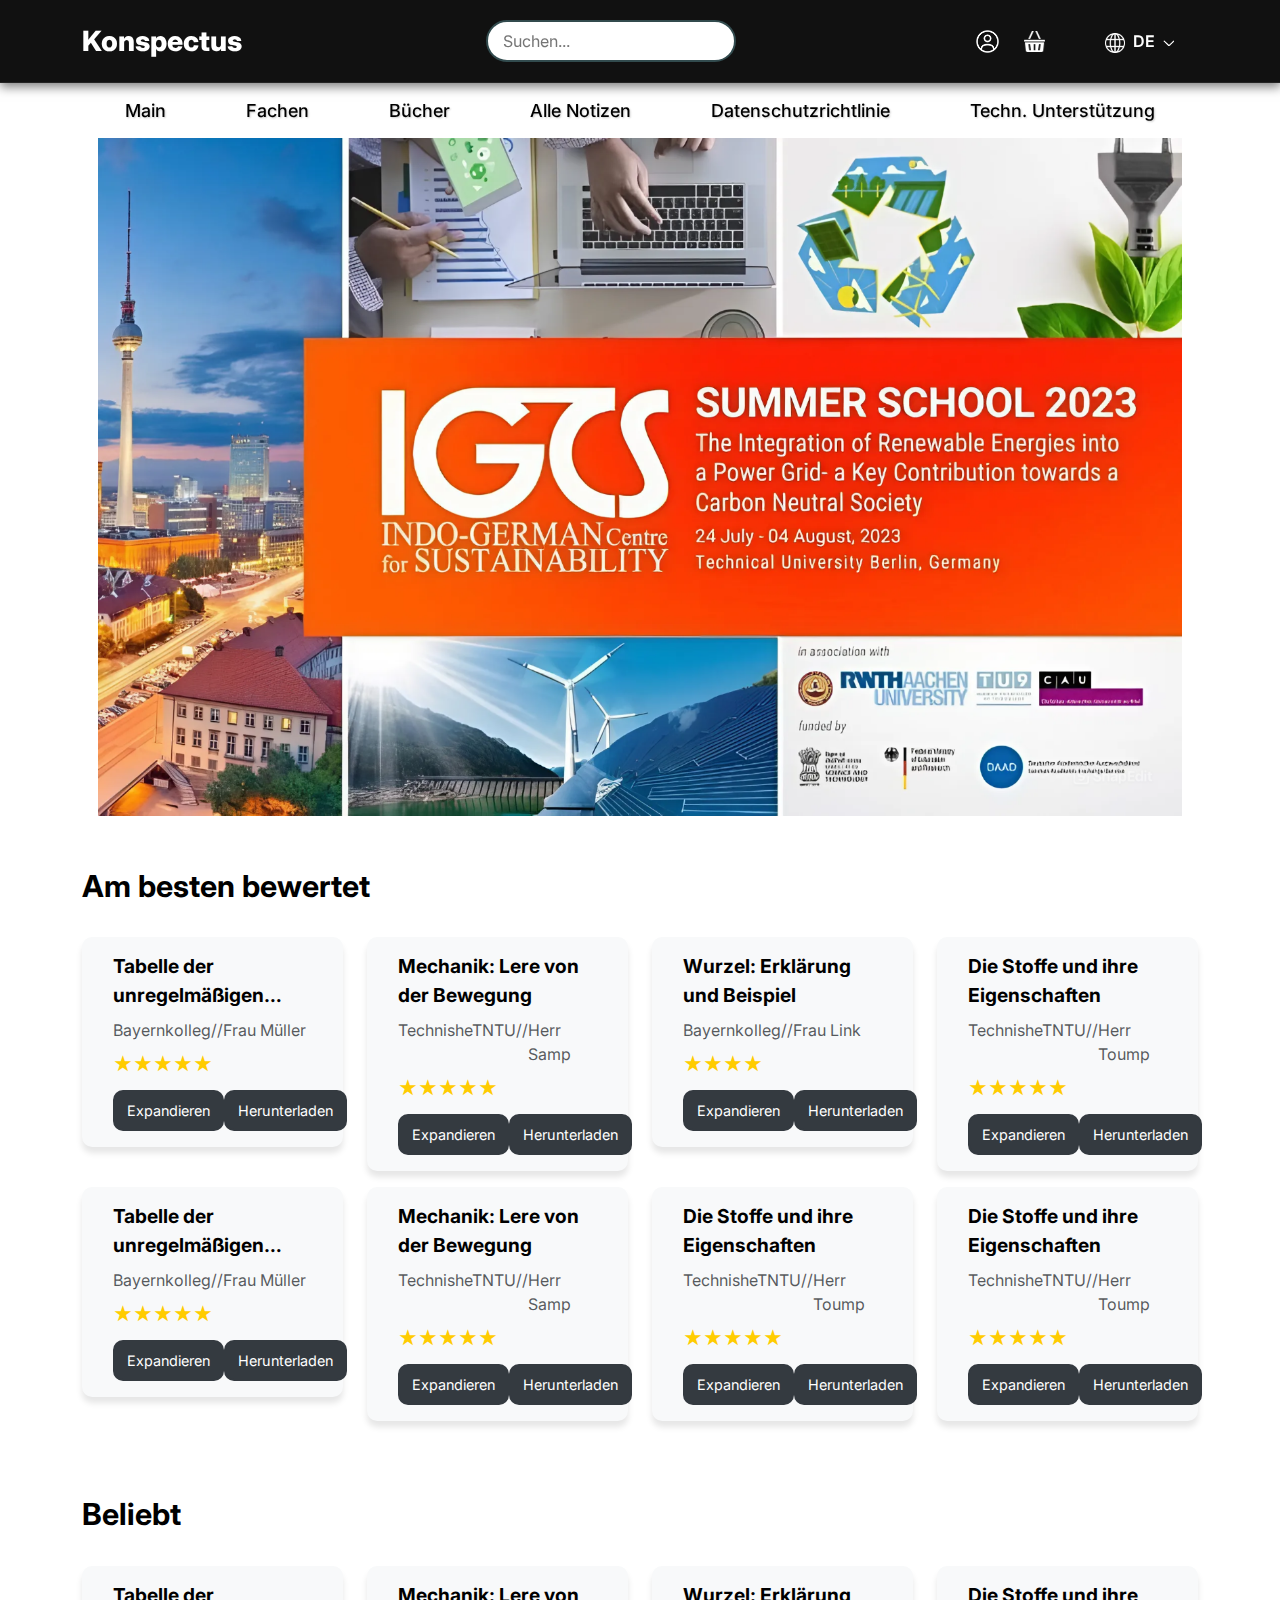
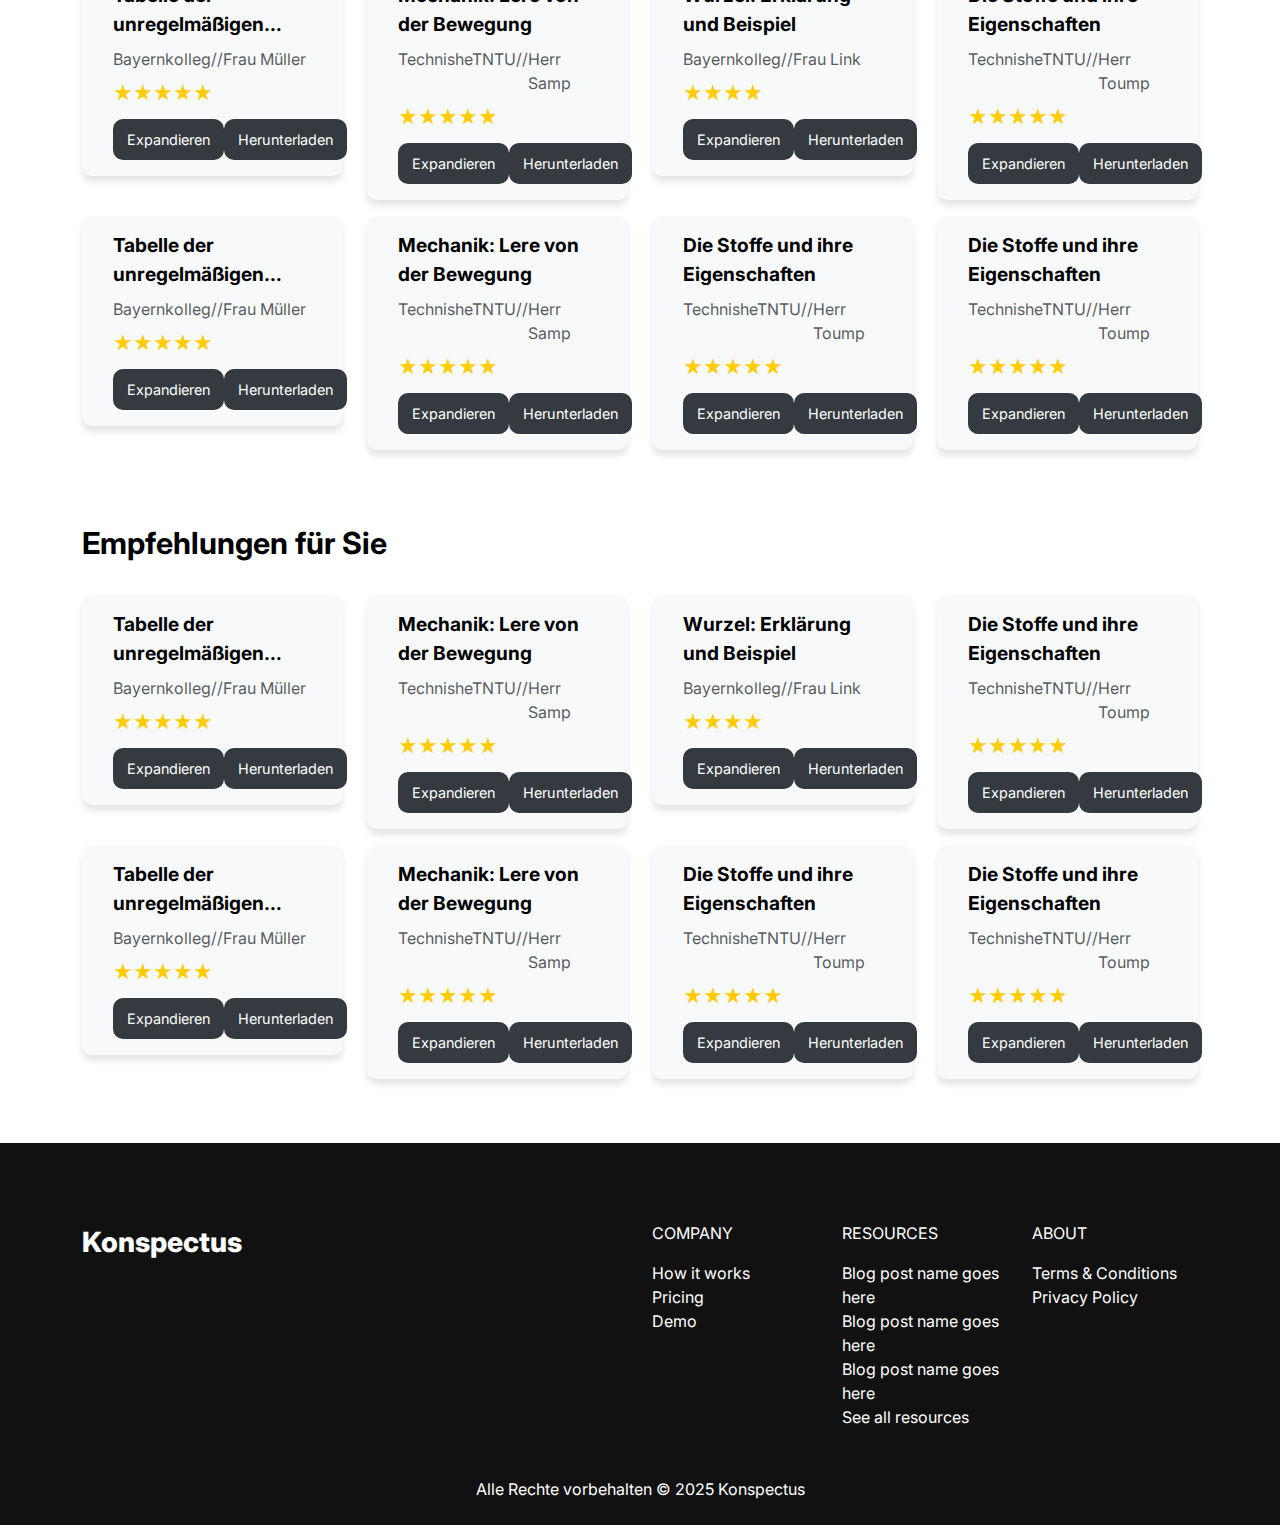
<file: index.html>
<!DOCTYPE html>
<html lang="en">
<head>
    <meta charset="UTF-8">
    <meta name="viewport" content="width=device-width, initial-scale=1.0">
    <link rel="stylesheet" href=style.css>

    <link href="https://cdn.jsdelivr.net/npm/bootstrap@5.3.3/dist/css/bootstrap.min.css" rel="stylesheet" integrity="sha384-QWTKZyjpPEjISv5WaRU9OFeRpok6YctnYmDr5pNlyT2bRjXh0JMhjY6hW+ALEwIH" crossorigin="anonymous">
    <link href="https://fonts.googleapis.com/css2?family=Inter:wght@100..900&display=swap" rel="stylesheet">

    <link rel="stylesheet" href=style.css>

    <title>Konspectus</title>
</head>
<body>
    <div class="wrapper">

        <header class="sticky-top">

            <div class="container">
                <div class="row align-items-center">
                    <div class="col-auto">
                        <a >
                            <div class="header-name headerScale">Konspectus</div>
                        </a>
                    </div>

                    <div class="col">
                        <form action="/search" method="get" class="search align-items-center">
                            <input type="text" name="query" class="inputSuche" placeholder="Suchen...">
                            <div class="px-1">
                            </div>
                        </form>
                    </div>

                    <div class="col-auto userInter">

                        <div class="row justify-content-end userInter">
                            <div class="col-auto user me-4">
                                <a href=user>
                                    <img class="headerScale " src="/header/user-circle-svgrepo-com.png" width="25" height="25">
                                </a>
                            </div>
    
                            
                            <div class="col-auto basket">
                                <a th:href="@{/basket}">
                                    <img class="headerScale" src="/header/basket-svgrepo-com.png" width="21" height="21">
                                </a>
                            </div>
                        </div>

                    </div>

                    <div class="col-auto language">
                        <div class="row language">
                            <div class="col-auto header-language me-2"><img src="/header/global.png" width="20" height="20"></div>
                            <div class="col-auto me-2" href="@">DE</div>
                            <div class="col-auto vector" href="@"><img src="/header/Vector.png" wigth="10" height="6"></div>
                        </div>
                    </div>

                    <div class="col-auto">
                        <div class="dropMenu ">
                            <div class="burger"></div>

                            <div class="mittel">
                                <div><a th:href="@{/laptop}" class="header-menu-butter" style="padding-top: 50px;" >Main</a></div>
                                <div><a th:href="@{/periphery}" class="header-menu-butter">Fachen</a></div>
                                <div><a th:href="@{/accessories}" class="header-menu-butter">Bücher</a></div>
                                <div><a th:href="@{/allProduct}" class="header-menu-butter" >Alle Notizen</a></div>
                                <div><a th:href="@{/policy}" class="header-menu-butter" >Datenschutzrichtlinie</a></div>
                                <div><a th:href="@{/contact}" class="header-menu-butter" >Techn. Unterstützung</a></div>

                            </div>
                        </div>
                    </div>
                </div>

            </div>
        </header>

        
        <main>

            <div class="container">
                <div class="row topp justify-content-center ">

                    <div class="col-12 secondHeader backdropBlur">
                        <a th:href="@{/laptop}">
                            <div class="secondHeaderIteam">Main</div>
                        </a>
                        <a th:href="@{/periphery}">
                            <div class="secondHeaderIteam">Fachen</div>
                        </a>
                        <a th:href="@{/accessories}">
                            <div class="secondHeaderIteam">Bücher</div>
                        </a>
                        <a th:href="@{/action}">
                            <div class="secondHeaderIteam">Alle Notizen</div>
                        </a>
                        <a th:href="@{/allProduct}">
                            <div class="secondHeaderIteam">Datenschutzrichtlinie</div>
                        </a>
                        <a th:href="@{/policy}">
                            <div class="secondHeaderIteam" >Techn. Unterstützung</div>
                        </a>
                    </div>

                </div>

                <div class="row action">

                    <div class="col-12 mb-5">
                        <img src="header\snapedit_1742536621265.jpeg" alt="" class="img-fluid px-3">
                    </div>

                    <div class="col-12 mb-3 title titleM">
                        Am besten bewertet
                    </div>

                    <div class="col-lg-3 col-sm-6 mb-3">
                        <div class="box pb-3 d-flex flex-column justify-content-between" data-summary-id="1">
                            <div class="px-3 title ">Tabelle der unregelmäßigen deutschen Verben</div>
                            <div class="px-3 mt-2 d-flex justify-content-start">
                                <span class="text-muted">Bayernkolleg </span>
                                <span class="text-muted">//</span>
                                <span class="text-muted">Frau Müller</span>
                            </div>
                            <div class="px-3 mt-2 rating">
                                <span class="stars">&#9733;&#9733;&#9733;&#9733;&#9733;</span>
                            </div>
                            <div class="d-flex px-3 mt-3 justify-content-between">
                                <button class="btn btn-dark open-modal" data-pdf="PDF\4444.pdf">Expandieren</button>
                                <button class="btn btn-dark download-pdf" data-pdf="\PDF\Physic.pdf">Herunterladen</button>
                               
                            </div>
                        </div>
                    </div>
                    
                    <div class="overlay" id="pdfModal">
                        <div class="pdf-viewer">
                            <button class="btn-close" onclick="closeModal()">✖</button>
                            <div class="pdf-left">
                                <h3>Dateiinformationen</h3>
                                <p><strong>Schule/Uni:</strong>Bayernkolleg</p>
                                <p><strong>Lehrer:</strong>Frau Müller</p>
                                <button class="btn btn-dark download-pdf" data-pdf="PDF\4444.pdf">Herunterladen</button>
                                <button class="btn-red1" id="openModal1">Beschwerde</button>

                                <div id="modal1" class="modal1">
                                    <div class="modal-content1">
                                        <span class="close1" id="closeModal1">&times;</span>
                                        <h3>Beschwerdeformular</h3>
                                        <input type="email" placeholder="Enter email" required>
                                        <input type="text" placeholder="Enter text" required>
                                        <button id="submit1">Schicken</button>
                                    </div>
                                </div>
                            </div>
                            <div class="pdf-right pdf-container">
                                <iframe class="pdf-container" id="pdfFrame" width="100%" height="100%" style="border: none;"></iframe>
                            </div>
                        </div>
                    </div>

                    <div class="col-lg-3 col-sm-6 mb-3">
                        <div class="box pb-3 d-flex flex-column justify-content-between" data-summary-id="1">
                            <div class="px-3 title">Mechanik: Lere von der Bewegung</div>
                            <div class="px-3 mt-2 d-flex justify-content-start">
                                <span class="text-muted">TechnisheTNTU</span>
                                <span class="text-muted">//</span>
                                <span class="text-muted">Herr Samp</span>
                            </div>
                            <div class="px-3 mt-2 rating">
                                <span class="stars">&#9733;&#9733;&#9733;&#9733;&#9733;</span>
                            </div>
                            <div class="d-flex px-3 mt-3 justify-content-between">
                                <button class="btn btn-dark open-modal" data-pdf="\PDF\Physic.pdf">Expandieren</button>
                                <button class="btn btn-dark download-pdf" data-pdf="\PDF\Physic.pdf">Herunterladen</button>
                            </div>
                        </div>
                    </div>
                    
                    <div class="overlay" id="pdfModal">
                        <div class="pdf-viewer">
                            <button class="btn-close" onclick="closeModal()">✖</button>
                            <div class="pdf-left">
                                <h3>Dateiinformationen</h3>
                                <p><strong>Schule/Uni:</strong>TechnisheTNTU</p>
                                <p><strong>Lehrer:</strong> Dr. Schmidt</p>
                                <button class="btn btn-dark download-pdf" data-pdf="\PDF\Physic.pdf">Herunterladen</button>
                                <button class="btn-red1" id="openModal1">Beschwerde</button>

                                <div id="modal1" class="modal1">
                                    <div class="modal-content1">
                                        <span class="close1" id="closeModal1">&times;</span>
                                        <h3>Beschwerdeformular</h3>
                                        <input type="email" placeholder="Enter email" required>
                                        <input type="text" placeholder="Enter text" required>
                                        <button id="submit1">Schicken</button>
                                    </div>
                                </div>
                            </div>
                            <div class="pdf-right pdf-container">
                                <iframe class="pdf-container" id="pdfFrame" width="100%" height="100%" style="border: none;"></iframe>
                            </div>
                        </div>
                    </div>

                    <div class="col-lg-3 col-sm-6 mb-3">
                        <div class="box pb-3 d-flex flex-column justify-content-between" data-summary-id="1">
                            <div class="px-3 title ">Wurzel: Erklärung und Beispiel</div>
                            <div class="px-3 mt-2 d-flex justify-content-start">
                                <span class="text-muted">Bayernkolleg </span>
                                <span class="text-muted">//</span>
                                <span class="text-muted">Frau Link</span>
                            </div>
                            <div class="px-3 mt-2 rating">
                                <span class="stars">&#9733;&#9733;&#9733;&#9733;</span>
                            </div>
                            <div class="d-flex px-3 mt-3 justify-content-between">
                                <button class="btn btn-dark open-modal" data-pdf="PDF\Uiuu.pdf">Expandieren</button>
                                <button class="btn btn-dark download-pdf" data-pdf="PDF\Uiuu.pdf">Herunterladen</button>
                            </div>
                        </div>
                    </div>
                    
                    <div class="overlay" id="pdfModal">
                        <div class="pdf-viewer">
                            <button class="btn-close" onclick="closeModal()">✖</button>
                            <div class="pdf-left">
                                <h3>Dateiinformationen</h3>
                                <p><strong>Schule/Uni:</strong>Bayernkolleg</p>
                                <p><strong>Lehrer:</strong>Frau Link</p>
                                <button class="btn btn-dark download-pdf" data-pdf="PDF\Uiuu.pdf">Herunterladen</button>
                                <button class="btn-red1" id="openModal1">Beschwerde</button>

                                <div id="modal1" class="modal1">
                                    <div class="modal-content1">
                                        <span class="close1" id="closeModal1">&times;</span>
                                        <h3>Beschwerdeformular</h3>
                                        <input type="email" placeholder="Enter email" required>
                                        <input type="text" placeholder="Enter text" required>
                                        <button id="submit1">Schicken</button>
                                    </div>
                                </div>
                            </div>
                            <div class="pdf-right pdf-container">
                                <iframe class="pdf-container" id="pdfFrame" width="100%" height="100%" style="border: none;"></iframe>
                            </div>
                        </div>
                    </div>

                    <div class="col-lg-3 col-sm-6 mb-3">
                        <div class="box pb-3 d-flex flex-column justify-content-between" data-summary-id="1">
                            <div class="px-3 title">Die Stoffe und ihre Eigenschaften</div>
                            <div class="px-3 mt-2 d-flex justify-content-start">
                                <span class="text-muted">TechnisheTNTU</span>
                                <span class="text-muted">//</span>
                                <span class="text-muted">Herr Toump</span>
                            </div>
                            <div class="px-3 mt-2 rating">
                                <span class="stars">&#9733;&#9733;&#9733;&#9733;&#9733;</span>
                            </div>
                            <div class="d-flex px-3 mt-3 justify-content-between">
                                <button class="btn btn-dark open-modal" data-pdf="PDF\Gggg.pdf">Expandieren</button>
                                <button class="btn btn-dark download-pdf" data-pdf="PDF\Gggg.pdf">Herunterladen</button>
                            </div>
                        </div>
                    </div>
                    
                    <div class="overlay" id="pdfModal">
                        <div class="pdf-viewer">
                            <button class="btn-close" onclick="closeModal()">✖</button>
                            <div class="pdf-left">
                                <h3>Dateiinformationen</h3>
                                <p><strong>Schule/Uni:</strong>TechnisheTNTU</p>
                                <p><strong>Lehrer:</strong> Dr. Toump</p>
                                <button class="btn btn-dark download-pdf" data-pdf="PDF\Gggg.pdf">Herunterladen</button>
                                <button class="btn-red1" id="openModal1">Beschwerde</button>

                                <div id="modal1" class="modal1">
                                    <div class="modal-content1">
                                        <span class="close1" id="closeModal1">&times;</span>
                                        <h3>Beschwerdeformular</h3>
                                        <input type="email" placeholder="Enter email" required>
                                        <input type="text" placeholder="Enter text" required>
                                        <button id="submit1">Schicken</button>
                                    </div>
                                </div>
                            </div>
                            <div class="pdf-right pdf-container">
                                <iframe class="pdf-container" id="pdfFrame" width="100%" height="100%" style="border: none;"></iframe>
                            </div>
                        </div>
                    </div>

                    <div class="col-lg-3 col-sm-6 mb-3">
                        <div class="box pb-3 d-flex flex-column justify-content-between" data-summary-id="1">
                            <div class="px-3 title title1">Tabelle der unregelmäßigen deutschen Verben</div>
                            <div class="px-3 mt-2 d-flex justify-content-start">
                                <span class="text-muted">Bayernkolleg </span>
                                <span class="text-muted">//</span>
                                <span class="text-muted">Frau Müller</span>
                            </div>
                            <div class="px-3 mt-2 rating">
                                <span class="stars">&#9733;&#9733;&#9733;&#9733;&#9733;</span>
                            </div>
                            <div class="d-flex px-3 mt-3 justify-content-between">
                                <button class="btn btn-dark open-modal" data-pdf="/PDF/tabl_neprav_diesliv_Deutsch.pdf">Expandieren</button>
                                <button class="btn btn-dark download-pdf" data-pdf="/PDF/tabl_neprav_diesliv_Deutsch.pdf">Herunterladen</button>
                            </div>
                        </div>
                    </div>
                    
                    <div class="overlay" id="pdfModal">
                        <div class="pdf-viewer">
                            <button class="btn-close" onclick="closeModal()">✖</button>
                            <div class="pdf-left">
                                <h3>Dateiinformationen</h3>
                                <p><strong>Schule/Uni:</strong>Bayernkolleg</p>
                                <p><strong>Lehrer:</strong>Frau Müller</p>
                                <button class="btn btn-dark download-pdf" data-pdf="/PDF/tabl_neprav_diesliv_Deutsch.pdf">Herunterladen</button>
                            </div>
                            <div class="pdf-right pdf-container">
                                <iframe class="pdf-container" id="pdfFrame" width="100%" height="100%" style="border: none;"></iframe>
                            </div>
                        </div>
                    </div>

                    <div class="col-lg-3 col-sm-6 mb-3">
                        <div class="box pb-3 d-flex flex-column justify-content-between" data-summary-id="1">
                            <div class="px-3 title">Mechanik: Lere von der Bewegung</div>
                            <div class="px-3 mt-2 d-flex justify-content-start">
                                <span class="text-muted">TechnisheTNTU</span>
                                <span class="text-muted">//</span>
                                <span class="text-muted">Herr Samp</span>
                            </div>
                            <div class="px-3 mt-2 rating">
                                <span class="stars">&#9733;&#9733;&#9733;&#9733;&#9733;</span>
                            </div>
                            <div class="d-flex px-3 mt-3 justify-content-between">
                                <button class="btn btn-dark open-modal" data-pdf="\PDF\Physic.pdf">Expandieren</button>
                                <button class="btn btn-dark download-pdf" data-pdf="\PDF\Physic.pdf">Herunterladen</button>
                            </div>
                        </div>
                    </div>
                    
                    <div class="overlay" id="pdfModal">
                        <div class="pdf-viewer">
                            <button class="btn-close" onclick="closeModal()">✖</button>
                            <div class="pdf-left">
                                <h3>Dateiinformationen</h3>
                                <p><strong>Schule/Uni:</strong>TechnisheTNTU</p>
                                <p><strong>Lehrer:</strong> Dr. Schmidt</p>
                                <button class="btn btn-dark download-pdf" data-pdf="\PDF\Physic.pdf">Herunterladen</button>
                            </div>
                            <div class="pdf-right pdf-container">
                                <iframe class="pdf-container" id="pdfFrame" width="100%" height="100%" style="border: none;"></iframe>
                            </div>
                        </div>
                    </div>

                    <div class="col-lg-3 col-sm-6 mb-3">
                        <div class="box pb-3 d-flex flex-column justify-content-between" data-summary-id="1">
                            <div class="px-3 title">Die Stoffe und ihre Eigenschaften</div>
                            <div class="px-3 mt-2 d-flex justify-content-start">
                                <span class="text-muted">TechnisheTNTU</span>
                                <span class="text-muted">//</span>
                                <span class="text-muted">Herr Toump</span>
                            </div>
                            <div class="px-3 mt-2 rating">
                                <span class="stars">&#9733;&#9733;&#9733;&#9733;&#9733;</span>
                            </div>
                            <div class="d-flex px-3 mt-3 justify-content-between">
                                <button class="btn btn-dark open-modal" data-pdf="PDF\Gggg.pdf">Expandieren</button>
                                <button class="btn btn-dark download-pdf" data-pdf="PDF\Gggg.pdf">Herunterladen</button>
                            </div>
                        </div>
                    </div>
                    
                    <div class="overlay" id="pdfModal">
                        <div class="pdf-viewer">
                            <button class="btn-close" onclick="closeModal()">✖</button>
                            <div class="pdf-left">
                                <h3>Dateiinformationen</h3>
                                <p><strong>Schule/Uni:</strong>TechnisheTNTU</p>
                                <p><strong>Lehrer:</strong> Dr. Toump</p>
                                <button class="btn btn-dark download-pdf" data-pdf="PDF\Gggg.pdf">Herunterladen</button>
                            </div>
                            <div class="pdf-right pdf-container">
                                <iframe class="pdf-container" id="pdfFrame" width="100%" height="100%" style="border: none;"></iframe>
                            </div>
                        </div>
                    </div>

                    <div class="col-lg-3 col-sm-6 mb-3">
                        <div class="box pb-3 d-flex flex-column justify-content-between" data-summary-id="1">
                            <div class="px-3 title">Die Stoffe und ihre Eigenschaften</div>
                            <div class="px-3 mt-2 d-flex justify-content-start">
                                <span class="text-muted">TechnisheTNTU</span>
                                <span class="text-muted">//</span>
                                <span class="text-muted">Herr Toump</span>
                            </div>
                            <div class="px-3 mt-2 rating">
                                <span class="stars">&#9733;&#9733;&#9733;&#9733;&#9733;</span>
                            </div>
                            <div class="d-flex px-3 mt-3 justify-content-between">
                                <button class="btn btn-dark open-modal" data-pdf="PDF\Gggg.pdf">Expandieren</button>
                                <button class="btn btn-dark download-pdf" data-pdf="PDF\Gggg.pdf">Herunterladen</button>
                            </div>
                        </div>
                    </div>
                    
                    <div class="overlay" id="pdfModal">
                        <div class="pdf-viewer">
                            <button class="btn-close" onclick="closeModal()">✖</button>
                            <div class="pdf-left">
                                <h3>Dateiinformationen</h3>
                                <p><strong>Schule/Uni:</strong>TechnisheTNTU</p>
                                <p><strong>Lehrer:</strong> Dr. Toump</p>
                                <button class="btn btn-dark download-pdf" data-pdf="PDF\Gggg.pdf">Herunterladen</button>
                            </div>
                            <div class="pdf-right pdf-container">
                                <iframe class="pdf-container" id="pdfFrame" width="100%" height="100%" style="border: none;"></iframe>
                            </div>
                        </div>
                    </div>

                    


                </div>



                <div class="row action">

                    <div class="col-12 mb-3 title titleM">
                        Beliebt
                    </div>

                    <div class="col-lg-3 col-sm-6 mb-3">
                        <div class="box pb-3 d-flex flex-column justify-content-between" data-summary-id="1">
                            <div class="px-3 title ">Tabelle der unregelmäßigen deutschen Verben</div>
                            <div class="px-3 mt-2 d-flex justify-content-start">
                                <span class="text-muted">Bayernkolleg </span>
                                <span class="text-muted">//</span>
                                <span class="text-muted">Frau Müller</span>
                            </div>
                            <div class="px-3 mt-2 rating">
                                <span class="stars">&#9733;&#9733;&#9733;&#9733;&#9733;</span>
                            </div>
                            <div class="d-flex px-3 mt-3 justify-content-between">
                                <button class="btn btn-dark open-modal" data-pdf="PDF\4444.pdf">Expandieren</button>
                                <button class="btn btn-dark download-pdf" data-pdf="PDF\4444.pdf">Herunterladen</button>
                            </div>
                        </div>
                    </div>
                    
                    <div class="overlay" id="pdfModal">
                        <div class="pdf-viewer">
                            <button class="btn-close" onclick="closeModal()">✖</button>
                            <div class="pdf-left">
                                <h3>Dateiinformationen</h3>
                                <p><strong>Schule/Uni:</strong>Bayernkolleg</p>
                                <p><strong>Lehrer:</strong>Frau Müller</p>
                                <button class="btn btn-dark download-pdf" data-pdf="/PDF/tabl_neprav_diesliv_Deutsch.pdf">Herunterladen</button>
                            </div>
                            <div class="pdf-right pdf-container">
                                <iframe class="pdf-container" id="pdfFrame" width="100%" height="100%" style="border: none;"></iframe>
                            </div>
                        </div>
                    </div>

                    <div class="col-lg-3 col-sm-6 mb-3">
                        <div class="box pb-3 d-flex flex-column justify-content-between" data-summary-id="1">
                            <div class="px-3 title">Mechanik: Lere von der Bewegung</div>
                            <div class="px-3 mt-2 d-flex justify-content-start">
                                <span class="text-muted">TechnisheTNTU</span>
                                <span class="text-muted">//</span>
                                <span class="text-muted">Herr Samp</span>
                            </div>
                            <div class="px-3 mt-2 rating">
                                <span class="stars">&#9733;&#9733;&#9733;&#9733;&#9733;</span>
                            </div>
                            <div class="d-flex px-3 mt-3 justify-content-between">
                                <button class="btn btn-dark open-modal" data-pdf="\PDF\Physic.pdf">Expandieren</button>
                                <button class="btn btn-dark download-pdf" data-pdf="\PDF\Physic.pdf">Herunterladen</button>
                            </div>
                        </div>
                    </div>
                    
                    <div class="overlay" id="pdfModal">
                        <div class="pdf-viewer">
                            <button class="btn-close" onclick="closeModal()">✖</button>
                            <div class="pdf-left">
                                <h3>Dateiinformationen</h3>
                                <p><strong>Schule/Uni:</strong>TechnisheTNTU</p>
                                <p><strong>Lehrer:</strong> Dr. Schmidt</p>
                                <button class="btn btn-dark download-pdf" data-pdf="\PDF\Physic.pdf">Herunterladen</button>
                            </div>
                            <div class="pdf-right pdf-container">
                                <iframe class="pdf-container" id="pdfFrame" width="100%" height="100%" style="border: none;"></iframe>
                            </div>
                        </div>
                    </div>

                    <div class="col-lg-3 col-sm-6 mb-3">
                        <div class="box pb-3 d-flex flex-column justify-content-between" data-summary-id="1">
                            <div class="px-3 title ">Wurzel: Erklärung und Beispiel</div>
                            <div class="px-3 mt-2 d-flex justify-content-start">
                                <span class="text-muted">Bayernkolleg </span>
                                <span class="text-muted">//</span>
                                <span class="text-muted">Frau Link</span>
                            </div>
                            <div class="px-3 mt-2 rating">
                                <span class="stars">&#9733;&#9733;&#9733;&#9733;</span>
                            </div>
                            <div class="d-flex px-3 mt-3 justify-content-between">
                                <button class="btn btn-dark open-modal" data-pdf="PDF\Uiuu.pdf">Expandieren</button>
                                <button class="btn btn-dark download-pdf" data-pdf="PDF\Uiuu.pdf">Herunterladen</button>
                            </div>
                        </div>
                    </div>
                    
                    <div class="overlay" id="pdfModal">
                        <div class="pdf-viewer">
                            <button class="btn-close" onclick="closeModal()">✖</button>
                            <div class="pdf-left">
                                <h3>Dateiinformationen</h3>
                                <p><strong>Schule/Uni:</strong>Bayernkolleg</p>
                                <p><strong>Lehrer:</strong>Frau Link</p>
                                <button class="btn btn-dark download-pdf" data-pdf="PDF\Uiuu.pdf">Herunterladen</button>
                            </div>
                            <div class="pdf-right pdf-container">
                                <iframe class="pdf-container" id="pdfFrame" width="100%" height="100%" style="border: none;"></iframe>
                            </div>
                        </div>
                    </div>

                    <div class="col-lg-3 col-sm-6 mb-3">
                        <div class="box pb-3 d-flex flex-column justify-content-between" data-summary-id="1">
                            <div class="px-3 title">Die Stoffe und ihre Eigenschaften</div>
                            <div class="px-3 mt-2 d-flex justify-content-start">
                                <span class="text-muted">TechnisheTNTU</span>
                                <span class="text-muted">//</span>
                                <span class="text-muted">Herr Toump</span>
                            </div>
                            <div class="px-3 mt-2 rating">
                                <span class="stars">&#9733;&#9733;&#9733;&#9733;&#9733;</span>
                            </div>
                            <div class="d-flex px-3 mt-3 justify-content-between">
                                <button class="btn btn-dark open-modal" data-pdf="PDF\Gggg.pdf">Expandieren</button>
                                <button class="btn btn-dark download-pdf" data-pdf="PDF\Gggg.pdf">Herunterladen</button>
                            </div>
                        </div>
                    </div>
                    
                    <div class="overlay" id="pdfModal">
                        <div class="pdf-viewer">
                            <button class="btn-close" onclick="closeModal()">✖</button>
                            <div class="pdf-left">
                                <h3>Dateiinformationen</h3>
                                <p><strong>Schule/Uni:</strong>TechnisheTNTU</p>
                                <p><strong>Lehrer:</strong> Dr. Toump</p>
                                <button class="btn btn-dark download-pdf" data-pdf="PDF\Gggg.pdf">Herunterladen</button>
                            </div>
                            <div class="pdf-right pdf-container">
                                <iframe class="pdf-container" id="pdfFrame" width="100%" height="100%" style="border: none;"></iframe>
                            </div>
                        </div>
                    </div>

                    <div class="col-lg-3 col-sm-6 mb-3">
                        <div class="box pb-3 d-flex flex-column justify-content-between" data-summary-id="1">
                            <div class="px-3 title title1">Tabelle der unregelmäßigen deutschen Verben</div>
                            <div class="px-3 mt-2 d-flex justify-content-start">
                                <span class="text-muted">Bayernkolleg </span>
                                <span class="text-muted">//</span>
                                <span class="text-muted">Frau Müller</span>
                            </div>
                            <div class="px-3 mt-2 rating">
                                <span class="stars">&#9733;&#9733;&#9733;&#9733;&#9733;</span>
                            </div>
                            <div class="d-flex px-3 mt-3 justify-content-between">
                                <button class="btn btn-dark open-modal" data-pdf="/PDF/tabl_neprav_diesliv_Deutsch.pdf">Expandieren</button>
                                <button class="btn btn-dark download-pdf" data-pdf="/PDF/tabl_neprav_diesliv_Deutsch.pdf">Herunterladen</button>
                            </div>
                        </div>
                    </div>
                    
                    <div class="overlay" id="pdfModal">
                        <div class="pdf-viewer">
                            <button class="btn-close" onclick="closeModal()">✖</button>
                            <div class="pdf-left">
                                <h3>Dateiinformationen</h3>
                                <p><strong>Schule/Uni:</strong>Bayernkolleg</p>
                                <p><strong>Lehrer:</strong>Frau Müller</p>
                                <button class="btn btn-dark download-pdf" data-pdf="/PDF/tabl_neprav_diesliv_Deutsch.pdf">Herunterladen</button>
                            </div>
                            <div class="pdf-right pdf-container">
                                <iframe class="pdf-container" id="pdfFrame" width="100%" height="100%" style="border: none;"></iframe>
                            </div>
                        </div>
                    </div>

                    <div class="col-lg-3 col-sm-6 mb-3">
                        <div class="box pb-3 d-flex flex-column justify-content-between" data-summary-id="1">
                            <div class="px-3 title">Mechanik: Lere von der Bewegung</div>
                            <div class="px-3 mt-2 d-flex justify-content-start">
                                <span class="text-muted">TechnisheTNTU</span>
                                <span class="text-muted">//</span>
                                <span class="text-muted">Herr Samp</span>
                            </div>
                            <div class="px-3 mt-2 rating">
                                <span class="stars">&#9733;&#9733;&#9733;&#9733;&#9733;</span>
                            </div>
                            <div class="d-flex px-3 mt-3 justify-content-between">
                                <button class="btn btn-dark open-modal" data-pdf="\PDF\Physic.pdf">Expandieren</button>
                                <button class="btn btn-dark download-pdf" data-pdf="\PDF\Physic.pdf">Herunterladen</button>
                            </div>
                        </div>
                    </div>
                    
                    <div class="overlay" id="pdfModal">
                        <div class="pdf-viewer">
                            <button class="btn-close" onclick="closeModal()">✖</button>
                            <div class="pdf-left">
                                <h3>Dateiinformationen</h3>
                                <p><strong>Schule/Uni:</strong>TechnisheTNTU</p>
                                <p><strong>Lehrer:</strong> Dr. Schmidt</p>
                                <button class="btn btn-dark download-pdf" data-pdf="\PDF\Physic.pdf">Herunterladen</button>
                            </div>
                            <div class="pdf-right pdf-container">
                                <iframe class="pdf-container" id="pdfFrame" width="100%" height="100%" style="border: none;"></iframe>
                            </div>
                        </div>
                    </div>

                    <div class="col-lg-3 col-sm-6 mb-3">
                        <div class="box pb-3 d-flex flex-column justify-content-between" data-summary-id="1">
                            <div class="px-3 title">Die Stoffe und ihre Eigenschaften</div>
                            <div class="px-3 mt-2 d-flex justify-content-start">
                                <span class="text-muted">TechnisheTNTU</span>
                                <span class="text-muted">//</span>
                                <span class="text-muted">Herr Toump</span>
                            </div>
                            <div class="px-3 mt-2 rating">
                                <span class="stars">&#9733;&#9733;&#9733;&#9733;&#9733;</span>
                            </div>
                            <div class="d-flex px-3 mt-3 justify-content-between">
                                <button class="btn btn-dark open-modal" data-pdf="PDF\Gggg.pdf">Expandieren</button>
                                <button class="btn btn-dark download-pdf" data-pdf="PDF\Gggg.pdf">Herunterladen</button>
                            </div>
                        </div>
                    </div>
                    
                    <div class="overlay" id="pdfModal">
                        <div class="pdf-viewer">
                            <button class="btn-close" onclick="closeModal()">✖</button>
                            <div class="pdf-left">
                                <h3>Dateiinformationen</h3>
                                <p><strong>Schule/Uni:</strong>TechnisheTNTU</p>
                                <p><strong>Lehrer:</strong> Dr. Toump</p>
                                <button class="btn btn-dark download-pdf" data-pdf="PDF\Gggg.pdf">Herunterladen</button>
                            </div>
                            <div class="pdf-right pdf-container">
                                <iframe class="pdf-container" id="pdfFrame" width="100%" height="100%" style="border: none;"></iframe>
                            </div>
                        </div>
                    </div>

                    <div class="col-lg-3 col-sm-6 mb-3">
                        <div class="box pb-3 d-flex flex-column justify-content-between" data-summary-id="1">
                            <div class="px-3 title">Die Stoffe und ihre Eigenschaften</div>
                            <div class="px-3 mt-2 d-flex justify-content-start">
                                <span class="text-muted">TechnisheTNTU</span>
                                <span class="text-muted">//</span>
                                <span class="text-muted">Herr Toump</span>
                            </div>
                            <div class="px-3 mt-2 rating">
                                <span class="stars">&#9733;&#9733;&#9733;&#9733;&#9733;</span>
                            </div>
                            <div class="d-flex px-3 mt-3 justify-content-between">
                                <button class="btn btn-dark open-modal" data-pdf="PDF\Gggg.pdf">Expandieren</button>
                                <button class="btn btn-dark download-pdf" data-pdf="PDF\Gggg.pdf">Herunterladen</button>
                            </div>
                        </div>
                    </div>
                    
                    <div class="overlay" id="pdfModal">
                        <div class="pdf-viewer">
                            <button class="btn-close" onclick="closeModal()">✖</button>
                            <div class="pdf-left">
                                <h3>Dateiinformationen</h3>
                                <p><strong>Schule/Uni:</strong>TechnisheTNTU</p>
                                <p><strong>Lehrer:</strong> Dr. Toump</p>
                                <button class="btn btn-dark download-pdf" data-pdf="PDF\Gggg.pdf">Herunterladen</button>
                            </div>
                            <div class="pdf-right pdf-container">
                                <iframe class="pdf-container" id="pdfFrame" width="100%" height="100%" style="border: none;"></iframe>
                            </div>
                        </div>
                    </div>

                </div>

                <div class="row action">

                    <div class="col-12 mb-3 title titleM">
                        Empfehlungen für Sie
                    </div>

                    <div class="col-lg-3 col-sm-6 mb-3">
                        <div class="box pb-3 d-flex flex-column justify-content-between" data-summary-id="1">
                            <div class="px-3 title ">Tabelle der unregelmäßigen deutschen Verben</div>
                            <div class="px-3 mt-2 d-flex justify-content-start">
                                <span class="text-muted">Bayernkolleg </span>
                                <span class="text-muted">//</span>
                                <span class="text-muted">Frau Müller</span>
                            </div>
                            <div class="px-3 mt-2 rating">
                                <span class="stars">&#9733;&#9733;&#9733;&#9733;&#9733;</span>
                            </div>
                            <div class="d-flex px-3 mt-3 justify-content-between">
                                <button class="btn btn-dark open-modal" data-pdf="PDF\4444.pdf">Expandieren</button>
                                <button class="btn btn-dark download-pdf" data-pdf="PDF\4444.pdf">Herunterladen</button>
                            </div>
                        </div>
                    </div>
                    
                    <div class="overlay" id="pdfModal">
                        <div class="pdf-viewer">
                            <button class="btn-close" onclick="closeModal()">✖</button>
                            <div class="pdf-left">
                                <h3>Dateiinformationen</h3>
                                <p><strong>Schule/Uni:</strong>Bayernkolleg</p>
                                <p><strong>Lehrer:</strong>Frau Müller</p>
                                <button class="btn btn-dark download-pdf" data-pdf="/PDF/tabl_neprav_diesliv_Deutsch.pdf">Herunterladen</button>
                            </div>
                            <div class="pdf-right pdf-container">
                                <iframe class="pdf-container" id="pdfFrame" width="100%" height="100%" style="border: none;"></iframe>
                            </div>
                        </div>
                    </div>

                    <div class="col-lg-3 col-sm-6 mb-3">
                        <div class="box pb-3 d-flex flex-column justify-content-between" data-summary-id="1">
                            <div class="px-3 title">Mechanik: Lere von der Bewegung</div>
                            <div class="px-3 mt-2 d-flex justify-content-start">
                                <span class="text-muted">TechnisheTNTU</span>
                                <span class="text-muted">//</span>
                                <span class="text-muted">Herr Samp</span>
                            </div>
                            <div class="px-3 mt-2 rating">
                                <span class="stars">&#9733;&#9733;&#9733;&#9733;&#9733;</span>
                            </div>
                            <div class="d-flex px-3 mt-3 justify-content-between">
                                <button class="btn btn-dark open-modal" data-pdf="\PDF\Physic.pdf">Expandieren</button>
                                <button class="btn btn-dark download-pdf" data-pdf="\PDF\Physic.pdf">Herunterladen</button>
                            </div>
                        </div>
                    </div>
                    
                    <div class="overlay" id="pdfModal">
                        <div class="pdf-viewer">
                            <button class="btn-close" onclick="closeModal()">✖</button>
                            <div class="pdf-left">
                                <h3>Dateiinformationen</h3>
                                <p><strong>Schule/Uni:</strong>TechnisheTNTU</p>
                                <p><strong>Lehrer:</strong> Dr. Schmidt</p>
                                <button class="btn btn-dark download-pdf" data-pdf="\PDF\Physic.pdf">Herunterladen</button>
                            </div>
                            <div class="pdf-right pdf-container">
                                <iframe class="pdf-container" id="pdfFrame" width="100%" height="100%" style="border: none;"></iframe>
                            </div>
                        </div>
                    </div>

                    <div class="col-lg-3 col-sm-6 mb-3">
                        <div class="box pb-3 d-flex flex-column justify-content-between" data-summary-id="1">
                            <div class="px-3 title ">Wurzel: Erklärung und Beispiel</div>
                            <div class="px-3 mt-2 d-flex justify-content-start">
                                <span class="text-muted">Bayernkolleg </span>
                                <span class="text-muted">//</span>
                                <span class="text-muted">Frau Link</span>
                            </div>
                            <div class="px-3 mt-2 rating">
                                <span class="stars">&#9733;&#9733;&#9733;&#9733;</span>
                            </div>
                            <div class="d-flex px-3 mt-3 justify-content-between">
                                <button class="btn btn-dark open-modal" data-pdf="PDF\Uiuu.pdf">Expandieren</button>
                                <button class="btn btn-dark download-pdf" data-pdf="PDF\Uiuu.pdf">Herunterladen</button>
                            </div>
                        </div>
                    </div>
                    
                    <div class="overlay" id="pdfModal">
                        <div class="pdf-viewer">
                            <button class="btn-close" onclick="closeModal()">✖</button>
                            <div class="pdf-left">
                                <h3>Dateiinformationen</h3>
                                <p><strong>Schule/Uni:</strong>Bayernkolleg</p>
                                <p><strong>Lehrer:</strong>Frau Link</p>
                                <button class="btn btn-dark download-pdf" data-pdf="PDF\Uiuu.pdf">Herunterladen</button>
                            </div>
                            <div class="pdf-right pdf-container">
                                <iframe class="pdf-container" id="pdfFrame" width="100%" height="100%" style="border: none;"></iframe>
                            </div>
                        </div>
                    </div>

                    <div class="col-lg-3 col-sm-6 mb-3">
                        <div class="box pb-3 d-flex flex-column justify-content-between" data-summary-id="1">
                            <div class="px-3 title">Die Stoffe und ihre Eigenschaften</div>
                            <div class="px-3 mt-2 d-flex justify-content-start">
                                <span class="text-muted">TechnisheTNTU</span>
                                <span class="text-muted">//</span>
                                <span class="text-muted">Herr Toump</span>
                            </div>
                            <div class="px-3 mt-2 rating">
                                <span class="stars">&#9733;&#9733;&#9733;&#9733;&#9733;</span>
                            </div>
                            <div class="d-flex px-3 mt-3 justify-content-between">
                                <button class="btn btn-dark open-modal" data-pdf="PDF\Gggg.pdf">Expandieren</button>
                                <button class="btn btn-dark download-pdf" data-pdf="PDF\Gggg.pdf">Herunterladen</button>
                            </div>
                        </div>
                    </div>
                    
                    <div class="overlay" id="pdfModal">
                        <div class="pdf-viewer">
                            <button class="btn-close" onclick="closeModal()">✖</button>
                            <div class="pdf-left">
                                <h3>Dateiinformationen</h3>
                                <p><strong>Schule/Uni:</strong>TechnisheTNTU</p>
                                <p><strong>Lehrer:</strong> Dr. Toump</p>
                                <button class="btn btn-dark download-pdf" data-pdf="PDF\Gggg.pdf">Herunterladen</button>
                            </div>
                            <div class="pdf-right pdf-container">
                                <iframe class="pdf-container" id="pdfFrame" width="100%" height="100%" style="border: none;"></iframe>
                            </div>
                        </div>
                    </div>

                    <div class="col-lg-3 col-sm-6 mb-3">
                        <div class="box pb-3 d-flex flex-column justify-content-between" data-summary-id="1">
                            <div class="px-3 title title1">Tabelle der unregelmäßigen deutschen Verben</div>
                            <div class="px-3 mt-2 d-flex justify-content-start">
                                <span class="text-muted">Bayernkolleg </span>
                                <span class="text-muted">//</span>
                                <span class="text-muted">Frau Müller</span>
                            </div>
                            <div class="px-3 mt-2 rating">
                                <span class="stars">&#9733;&#9733;&#9733;&#9733;&#9733;</span>
                            </div>
                            <div class="d-flex px-3 mt-3 justify-content-between">
                                <button class="btn btn-dark open-modal" data-pdf="/PDF/tabl_neprav_diesliv_Deutsch.pdf">Expandieren</button>
                                <button class="btn btn-dark download-pdf" data-pdf="/PDF/tabl_neprav_diesliv_Deutsch.pdf">Herunterladen</button>
                            </div>
                        </div>
                    </div>
                    
                    <div class="overlay" id="pdfModal">
                        <div class="pdf-viewer">
                            <button class="btn-close" onclick="closeModal()">✖</button>
                            <div class="pdf-left">
                                <h3>Dateiinformationen</h3>
                                <p><strong>Schule/Uni:</strong>Bayernkolleg</p>
                                <p><strong>Lehrer:</strong>Frau Müller</p>
                                <button class="btn btn-dark download-pdf" data-pdf="/PDF/tabl_neprav_diesliv_Deutsch.pdf">Herunterladen</button>
                            </div>
                            <div class="pdf-right pdf-container">
                                <iframe class="pdf-container" id="pdfFrame" width="100%" height="100%" style="border: none;"></iframe>
                            </div>
                        </div>
                    </div>

                    <div class="col-lg-3 col-sm-6 mb-3">
                        <div class="box pb-3 d-flex flex-column justify-content-between" data-summary-id="1">
                            <div class="px-3 title">Mechanik: Lere von der Bewegung</div>
                            <div class="px-3 mt-2 d-flex justify-content-start">
                                <span class="text-muted">TechnisheTNTU</span>
                                <span class="text-muted">//</span>
                                <span class="text-muted">Herr Samp</span>
                            </div>
                            <div class="px-3 mt-2 rating">
                                <span class="stars">&#9733;&#9733;&#9733;&#9733;&#9733;</span>
                            </div>
                            <div class="d-flex px-3 mt-3 justify-content-between">
                                <button class="btn btn-dark open-modal" data-pdf="\PDF\Physic.pdf">Expandieren</button>
                                <button class="btn btn-dark download-pdf" data-pdf="\PDF\Physic.pdf">Herunterladen</button>
                            </div>
                        </div>
                    </div>
                    
                    <div class="overlay" id="pdfModal">
                        <div class="pdf-viewer">
                            <button class="btn-close" onclick="closeModal()">✖</button>
                            <div class="pdf-left">
                                <h3>Dateiinformationen</h3>
                                <p><strong>Schule/Uni:</strong>TechnisheTNTU</p>
                                <p><strong>Lehrer:</strong> Dr. Schmidt</p>
                                <button class="btn btn-dark download-pdf" data-pdf="\PDF\Physic.pdf">Herunterladen</button>
                            </div>
                            <div class="pdf-right pdf-container">
                                <iframe class="pdf-container" id="pdfFrame" width="100%" height="100%" style="border: none;"></iframe>
                            </div>
                        </div>
                    </div>

                    <div class="col-lg-3 col-sm-6 mb-3">
                        <div class="box pb-3 d-flex flex-column justify-content-between" data-summary-id="1">
                            <div class="px-3 title">Die Stoffe und ihre Eigenschaften</div>
                            <div class="px-3 mt-2 d-flex justify-content-start">
                                <span class="text-muted">TechnisheTNTU</span>
                                <span class="text-muted">//</span>
                                <span class="text-muted">Herr Toump</span>
                            </div>
                            <div class="px-3 mt-2 rating">
                                <span class="stars">&#9733;&#9733;&#9733;&#9733;&#9733;</span>
                            </div>
                            <div class="d-flex px-3 mt-3 justify-content-between">
                                <button class="btn btn-dark open-modal" data-pdf="PDF\Gggg.pdf">Expandieren</button>
                                <button class="btn btn-dark download-pdf" data-pdf="PDF\Gggg.pdf">Herunterladen</button>
                            </div>
                        </div>
                    </div>
                    
                    <div class="overlay" id="pdfModal">
                        <div class="pdf-viewer">
                            <button class="btn-close" onclick="closeModal()">✖</button>
                            <div class="pdf-left">
                                <h3>Dateiinformationen</h3>
                                <p><strong>Schule/Uni:</strong>TechnisheTNTU</p>
                                <p><strong>Lehrer:</strong> Dr. Toump</p>
                                <button class="btn btn-dark download-pdf" data-pdf="PDF\Gggg.pdf">Herunterladen</button>
                            </div>
                            <div class="pdf-right pdf-container">
                                <iframe class="pdf-container" id="pdfFrame" width="100%" height="100%" style="border: none;"></iframe>
                            </div>
                        </div>
                    </div>

                    <div class="col-lg-3 col-sm-6 mb-3">
                        <div class="box pb-3 d-flex flex-column justify-content-between" data-summary-id="1">
                            <div class="px-3 title">Die Stoffe und ihre Eigenschaften</div>
                            <div class="px-3 mt-2 d-flex justify-content-start">
                                <span class="text-muted">TechnisheTNTU</span>
                                <span class="text-muted">//</span>
                                <span class="text-muted">Herr Toump</span>
                            </div>
                            <div class="px-3 mt-2 rating">
                                <span class="stars">&#9733;&#9733;&#9733;&#9733;&#9733;</span>
                            </div>
                            <div class="d-flex px-3 mt-3 justify-content-between">
                                <button class="btn btn-dark open-modal" data-pdf="PDF\Gggg.pdf">Expandieren</button>
                                <button class="btn btn-dark download-pdf" data-pdf="PDF\Gggg.pdf">Herunterladen</button>
                            </div>
                        </div>
                    </div>
                    
                    <div class="overlay" id="pdfModal">
                        <div class="pdf-viewer">
                            <button class="btn-close" onclick="closeModal()">✖</button>
                            <div class="pdf-left">
                                <h3>Dateiinformationen</h3>
                                <p><strong>Schule/Uni:</strong>TechnisheTNTU</p>
                                <p><strong>Lehrer:</strong> Dr. Toump</p>
                                <button class="btn btn-dark download-pdf" data-pdf="PDF\Gggg.pdf">Herunterladen</button>
                            </div>
                            <div class="pdf-right pdf-container">
                                <iframe class="pdf-container" id="pdfFrame" width="100%" height="100%" style="border: none;"></iframe>
                            </div>
                        </div>
                    </div>

                </div>

            </div>

        </main>

        <footer>
            <div class="container">
                <div class="row mt-5">
                    <div class="lineal"></div>
                    <div style="margin-top: 78px;"></div>
    
                    <div class="col-md-6 col-sm-12 header-name mb-5">Konspectus</div>
    
                    <div class="col-md-2 col-sm-12">
                        <div class="footerText2 mb-3">COMPANY</div>
                        <div>How it works</div>
                        <div>Pricing</div>
                        <div>Demo</div>
                    </div>
    
                    <div class="col-md-2 col-sm-12">
                        <div class="footerText2 mb-3">RESOURCES</div>
                        <div>Blog post name goes here</div>
                        <div>Blog post name goes here</div>
                        <div>Blog post name goes here</div>
                        <div>See all resources</div>
                    </div>
    
                    <div class="col-md-2 col-sm-12">
                        <div class="footerText2 mb-3">ABOUT</div>
                        <div>Terms & Conditions</div>
                        <div>Privacy Policy</div>
                    </div>
    
                    <div class="col-12 text-center footerText3 mt-5 mb-4">Alle Rechte vorbehalten © 2025 Konspectus</div>
                </div>
            </div>
        </footer>
            
    </div>

    <script>
    document.querySelectorAll(".open-modal").forEach(button => {
        button.addEventListener("click", function () {
            const pdfUrl = this.getAttribute("data-pdf");
            document.getElementById("pdfFrame").src = pdfUrl;
            document.getElementById("pdfModal").style.display = "flex";
            document.body.classList.add("modal-open");

            setTimeout(() => {
                document.querySelector(".pdf-viewer").classList.add("active");
            }, 10);
        });
    });

    function closeModal() {
        document.querySelector(".pdf-viewer").classList.remove("active");
        setTimeout(() => {
            document.getElementById("pdfModal").style.display = "none";
            document.getElementById("pdfFrame").src = "";
            document.body.classList.remove("modal-open");
        }, 300);
    }

    document.querySelectorAll(".download-pdf").forEach(button => {
        button.addEventListener("click", function () {
            const pdfUrl = this.getAttribute("data-pdf");
            const a = document.createElement("a");
            a.href = pdfUrl;
            a.download = pdfUrl.split('/').pop();
            document.body.appendChild(a);
            a.click();
            document.body.removeChild(a);
        });
    });


            const openModal1 = document.getElementById("openModal1");
        const closeModal1 = document.getElementById("closeModal1");
        const modal1 = document.getElementById("modal1");

        openModal1.addEventListener("click", () => {
            modal1.style.display = "block";
        });

        closeModal1.addEventListener("click", () => {
            modal1.style.display = "none";
        });

        window.addEventListener("click", (e) => {
            if (e.target === modal1) {
                modal1.style.display = "none";
            }
        });
    </script>
</body>
</html>
</file>
